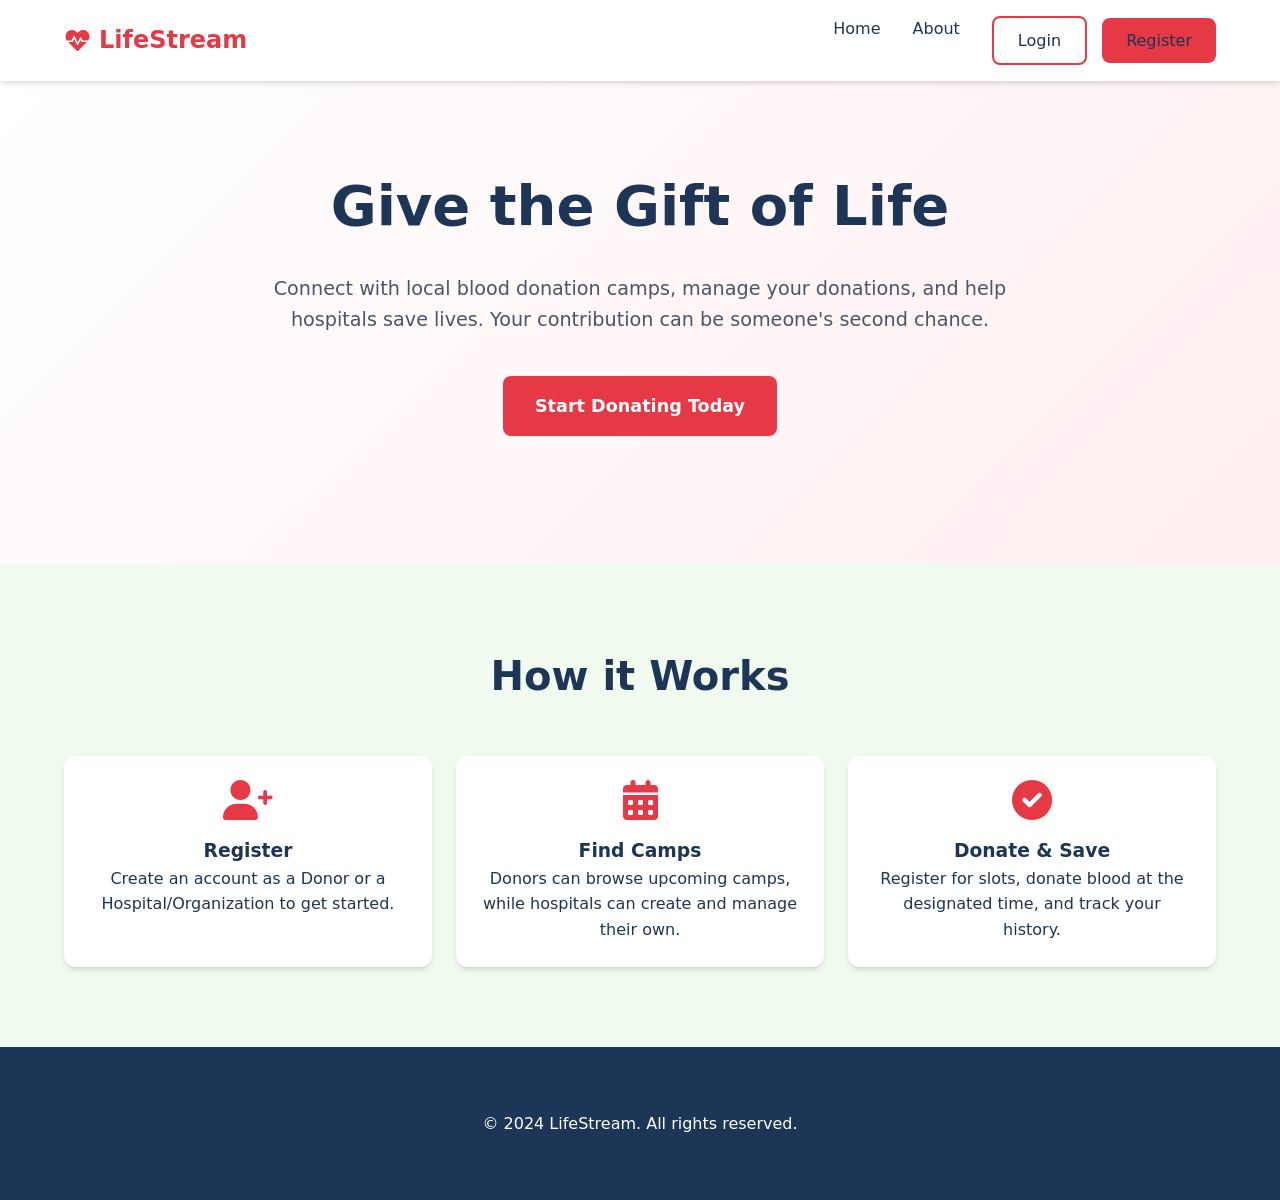
<file: index.html>
<!DOCTYPE html>
<html lang="en">
<head>
    <meta charset="UTF-8">
    <meta name="viewport" content="width=device-width, initial-scale=1.0">
    <title>LifeStream | Blood Donation Management</title>
    <link rel="stylesheet" href="css/style.css">
    <link rel="stylesheet" href="https://cdnjs.cloudflare.com/ajax/libs/font-awesome/6.0.0/css/all.min.css">
</head>
<body>
    <nav>
        <a href="index.html" class="logo">
            <i class="fas fa-heartbeat"></i> LifeStream
        </a>
        <ul class="nav-links">
            <li><a href="index.html">Home</a></li>
            <li><a href="#about">About</a></li>
            <li id="auth-links">
                <a href="login.html" class="btn btn-outline" style="margin-right: 10px;">Login</a>
                <a href="register.html" class="btn btn-primary">Register</a>
            </li>
            <li id="dashboard-link" style="display: none;">
                <a href="#" id="go-to-dashboard" class="btn btn-primary">Dashboard</a>
            </li>
        </ul>
    </nav>

    <section class="hero">
        <h1>Give the Gift of Life</h1>
        <p>Connect with local blood donation camps, manage your donations, and help hospitals save lives. Your contribution can be someone's second chance.</p>
        <div class="cta-buttons">
            <a href="register.html" class="btn btn-primary" style="padding: 1rem 2rem; font-size: 1.1rem;">Start Donating Today</a>
        </div>
    </section>

    <div style="padding: 5rem 5%; text-align: center;" id="about">
        <h2 style="font-size: 2.5rem; margin-bottom: 3rem;">How it Works</h2>
        <div class="card-grid">
            <div class="card">
                <i class="fas fa-user-plus" style="font-size: 2.5rem; color: var(--primary); margin-bottom: 1rem;"></i>
                <h3>Register</h3>
                <p>Create an account as a Donor or a Hospital/Organization to get started.</p>
            </div>
            <div class="card">
                <i class="fas fa-calendar-alt" style="font-size: 2.5rem; color: var(--primary); margin-bottom: 1rem;"></i>
                <h3>Find Camps</h3>
                <p>Donors can browse upcoming camps, while hospitals can create and manage their own.</p>
            </div>
            <div class="card">
                <i class="fas fa-check-circle" style="font-size: 2.5rem; color: var(--primary); margin-bottom: 1rem;"></i>
                <h3>Donate & Save</h3>
                <p>Register for slots, donate blood at the designated time, and track your history.</p>
            </div>
        </div>
    </div>

    <footer style="background: var(--text); color: white; padding: 4rem 5%; text-align: center;">
        <p>&copy; 2024 LifeStream. All rights reserved.</p>
    </footer>

    <script src="js/auth.js"></script>
    <script>
        // Check if user is logged in
        const user = JSON.parse(localStorage.getItem('user'));
        if (user) {
            document.getElementById('auth-links').style.display = 'none';
            document.getElementById('dashboard-link').style.display = 'block';
            document.getElementById('go-to-dashboard').href = user.role === 'donor' ? 'donor/dashboard.html' : 'hospital/dashboard.html';
        }
    </script>
</body>
</html>
</file>
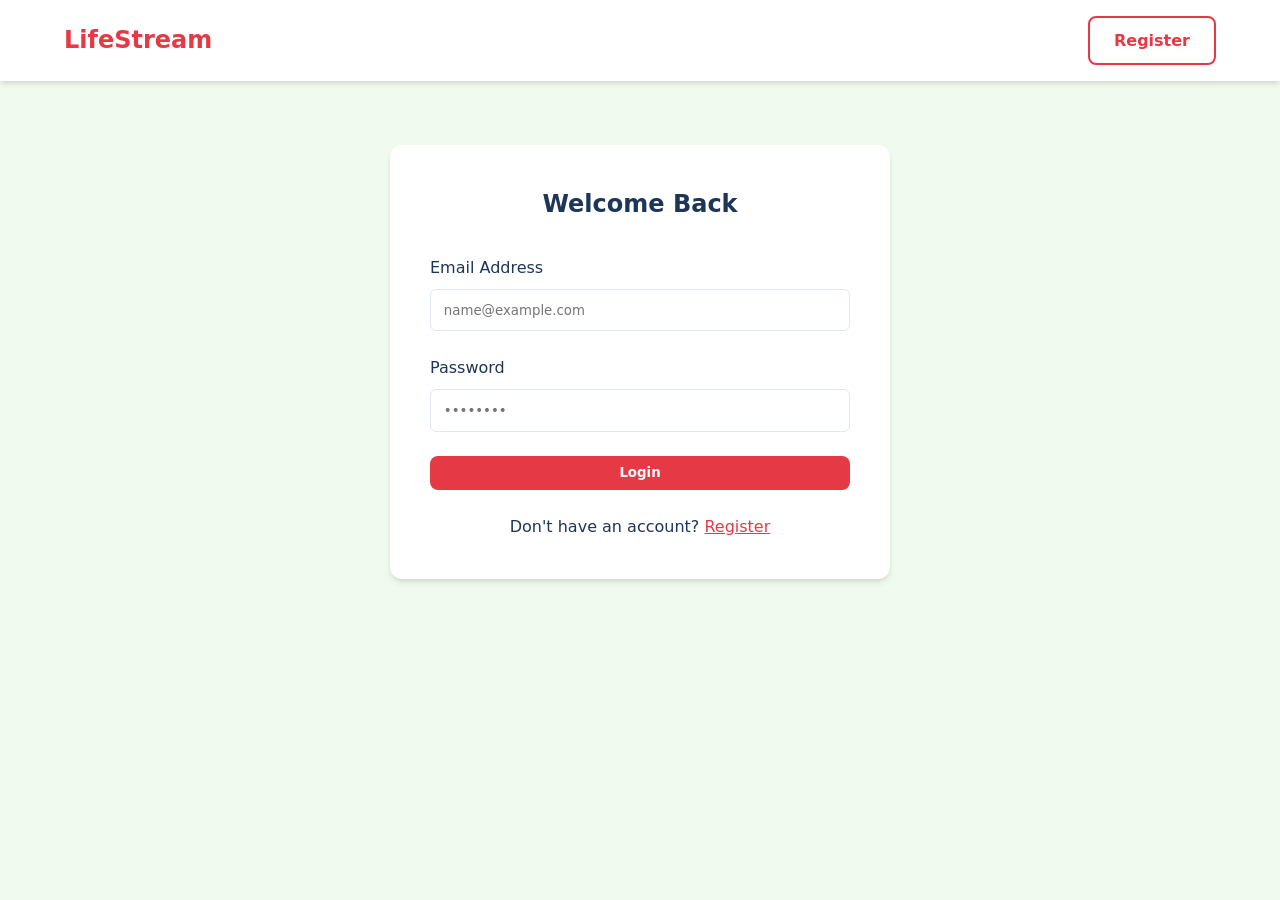
<file: login.html>
<!DOCTYPE html>
<html lang="en">
<head>
    <meta charset="UTF-8">
    <meta name="viewport" content="width=device-width, initial-scale=1.0">
    <title>Login | LifeStream</title>
    <link rel="stylesheet" href="css/style.css">
</head>
<body>
    <nav>
        <a href="index.html" class="logo">LifeStream</a>
        <a href="register.html" class="btn btn-outline">Register</a>
    </nav>

    <div class="form-container">
        <h2 style="margin-bottom: 2rem; text-align: center;">Welcome Back</h2>
        <form id="login-form">
            <div class="form-group">
                <label>Email Address</label>
                <input type="email" id="email" required placeholder="name@example.com">
            </div>
            <div class="form-group">
                <label>Password</label>
                <input type="password" id="password" required placeholder="••••••••">
            </div>
            <div id="error-message" style="color: var(--primary); margin-bottom: 1rem; display: none;"></div>
            <button type="submit" class="btn btn-primary" style="width: 100%;">Login</button>
        </form>
        <p style="margin-top: 1.5rem; text-align: center;">
            Don't have an account? <a href="register.html" style="color: var(--primary);">Register</a>
        </p>
    </div>

    <script src="js/auth.js"></script>
    <script>
        document.getElementById('login-form').addEventListener('submit', async (e) => {
            e.preventDefault();
            const email = document.getElementById('email').value;
            const password = document.getElementById('password').value;
            const errorDiv = document.getElementById('error-message');
            
            errorDiv.style.display = 'none';
            
            const result = await login(email, password);
            if (result.success) {
                window.location.href = result.user.role === 'donor' ? 'donor/dashboard.html' : 'hospital/dashboard.html';
            } else {
                errorDiv.textContent = result.message || 'Login failed';
                errorDiv.style.display = 'block';
            }
        });
    </script>
</body>
</html>
</file>
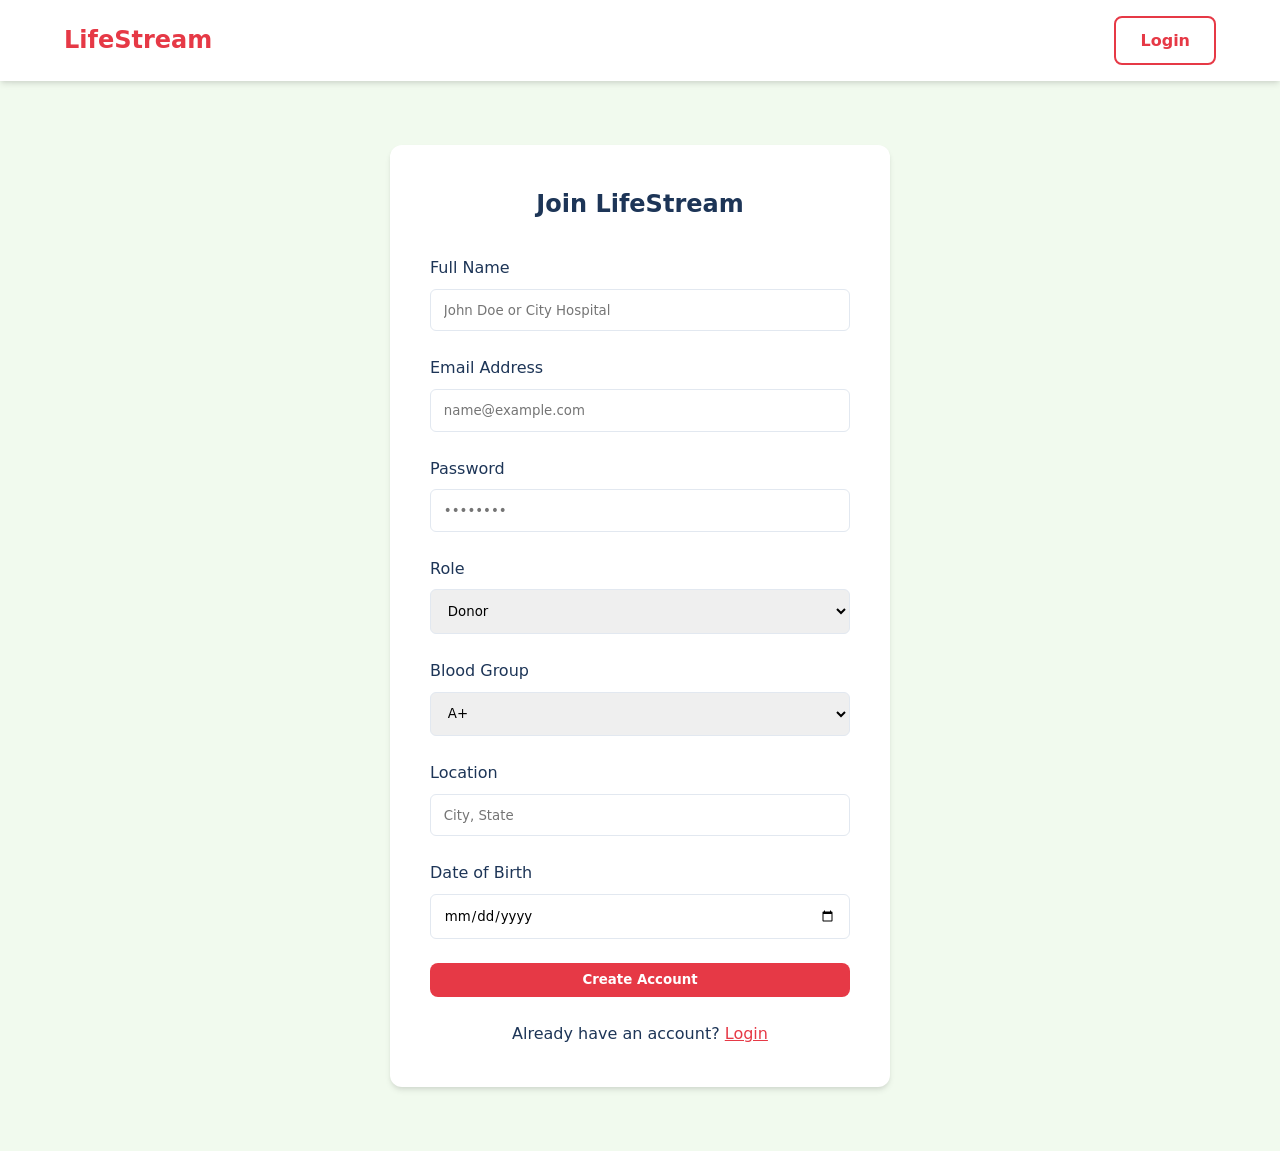
<file: register.html>
<!DOCTYPE html>
<html lang="en">
<head>
    <meta charset="UTF-8">
    <meta name="viewport" content="width=device-width, initial-scale=1.0">
    <title>Register | LifeStream</title>
    <link rel="stylesheet" href="css/style.css">
</head>
<body>
    <nav>
        <a href="index.html" class="logo">LifeStream</a>
        <a href="login.html" class="btn btn-outline">Login</a>
    </nav>

    <div class="form-container">
        <h2 style="margin-bottom: 2rem; text-align: center;">Join LifeStream</h2>
        <form id="register-form">
            <div class="form-group">
                <label>Full Name</label>
                <input type="text" id="name" required placeholder="John Doe or City Hospital">
            </div>
            <div class="form-group">
                <label>Email Address</label>
                <input type="email" id="email" required placeholder="name@example.com">
            </div>
            <div class="form-group">
                <label>Password</label>
                <input type="password" id="password" required placeholder="••••••••">
            </div>
            <div class="form-group">
                <label>Role</label>
                <select id="role" required>
                    <option value="donor">Donor</option>
                    <option value="hospital">Hospital / Organization</option>
                </select>
            </div>
            <div id="donor-fields">
                <div class="form-group">
                    <label>Blood Group</label>
                    <select id="bloodGroup">
                        <option value="A+">A+</option>
                        <option value="A-">A-</option>
                        <option value="B+">B+</option>
                        <option value="B-">B-</option>
                        <option value="O+">O+</option>
                        <option value="O-">O-</option>
                        <option value="AB+">AB+</option>
                        <option value="AB-">AB-</option>
                    </select>
                </div>
            </div>
            <div class="form-group">
                <label>Location</label>
                <input type="text" id="location" required placeholder="City, State">
            </div>
            <div class="form-group">
                <label>Date of Birth</label>
                <input type="date" id="dob" required>
            </div>
            <div id="error-message" style="color: var(--primary); margin-bottom: 1rem; display: none;"></div>
            <button type="submit" class="btn btn-primary" style="width: 100%;">Create Account</button>
        </form>
        <p style="margin-top: 1.5rem; text-align: center;">
            Already have an account? <a href="login.html" style="color: var(--primary);">Login</a>
        </p>
    </div>

    <script src="js/auth.js"></script>
    <script>
        const roleSelect = document.getElementById('role');
        const donorFields = document.getElementById('donor-fields');

        roleSelect.addEventListener('change', () => {
            donorFields.style.display = roleSelect.value === 'donor' ? 'block' : 'none';
        });

        document.getElementById('register-form').addEventListener('submit', async (e) => {
            e.preventDefault();
            const userData = {
                name: document.getElementById('name').value,
                email: document.getElementById('email').value,
                password: document.getElementById('password').value,
                role: roleSelect.value,
                location: document.getElementById('location').value,
                dateOfBirth: document.getElementById('dob').value
            };

            if (userData.role === 'donor') {
                userData.bloodGroup = document.getElementById('bloodGroup').value;
            }

            const result = await register(userData);
            if (result.success) {
                window.location.href = result.user.role === 'donor' ? 'donor/dashboard.html' : 'hospital/dashboard.html';
            } else {
                const errorDiv = document.getElementById('error-message');
                errorDiv.textContent = result.message || 'Registration failed';
                errorDiv.style.display = 'block';
            }
        });
    </script>
</body>
</html>
</file>
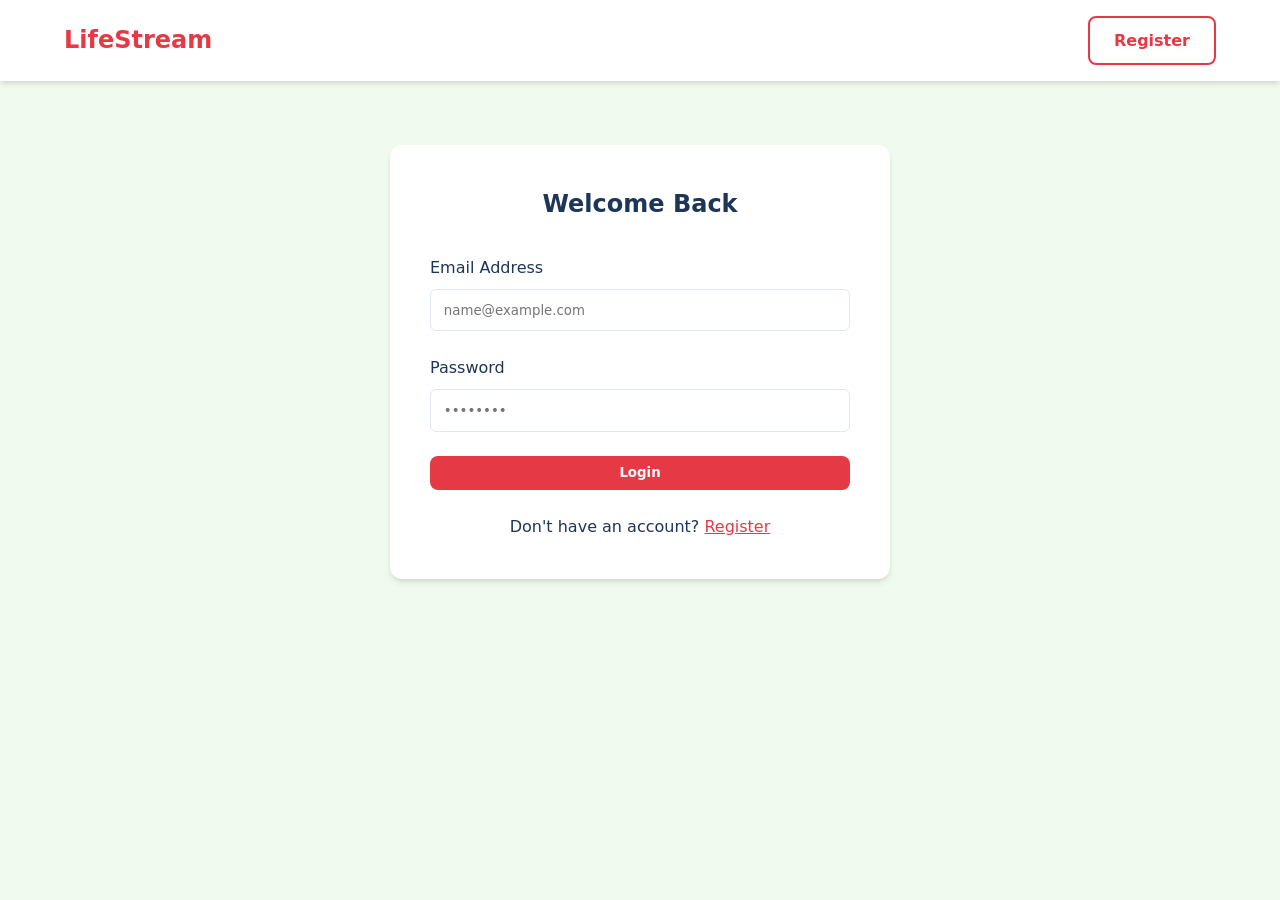
<file: donor/dashboard.html>
<!DOCTYPE html>
<html lang="en">
<head>
    <meta charset="UTF-8">
    <meta name="viewport" content="width=device-width, initial-scale=1.0">
    <title>Donor Dashboard | LifeStream</title>
    <link rel="stylesheet" href="../css/style.css">
    <link rel="stylesheet" href="https://cdnjs.cloudflare.com/ajax/libs/font-awesome/6.0.0/css/all.min.css">
</head>
<body>
    <nav>
        <a href="../index.html" class="logo"><i class="fas fa-heartbeat"></i> LifeStream</a>
        <div>
            <span id="user-name" style="margin-right: 1rem; font-weight: 600;"></span>
            <button onclick="logout()" class="btn btn-outline" style="padding: 0.4rem 1rem;">Logout</button>
        </div>
    </nav>

    <div class="dashboard">
        <aside class="sidebar">
            <ul>
                <li class="active" onclick="showTab('camps-tab', this)"><i class="fas fa-calendar-check"></i> Available Camps</li>
                <li onclick="showTab('bookings-tab', this)"><i class="fas fa-history"></i> My Donations</li>
                <li onclick="showTab('profile-tab', this)"><i class="fas fa-user"></i> Profile</li>
            </ul>
        </aside>

        <main class="content">
            <!-- Available Camps Tab -->
            <section id="camps-tab" class="tab-content">
                <div style="display: flex; justify-content: space-between; align-items: center; margin-bottom: 2rem;">
                    <h2>Find Donation Camps</h2>
                    <div style="display: flex; gap: 1rem;">
                        <input type="text" id="search-location" placeholder="Filter by Location" style="padding: 0.6rem; border-radius: 6px; border: 1px solid #ddd;">
                        <button onclick="loadCamps()" class="btn btn-primary">Search</button>
                    </div>
                </div>
                <div id="camps-list" class="card-grid">
                    <!-- Camps will be loaded here -->
                </div>
            </section>

            <!-- My Bookings Tab -->
            <section id="bookings-tab" class="tab-content" style="display: none;">
                <h2 style="margin-bottom: 2rem;">My Donation History</h2>
                <table>
                    <thead>
                        <tr>
                            <th>Camp</th>
                            <th>Date</th>
                            <th>Location</th>
                            <th>Status</th>
                        </tr>
                    </thead>
                    <tbody id="bookings-list">
                        <!-- Bookings will be loaded here -->
                    </tbody>
                </table>
            </section>

            <!-- Profile Tab -->
            <section id="profile-tab" class="tab-content" style="display: none;">
                <h2 style="margin-bottom: 2rem;">My Profile</h2>
                <div class="card" style="max-width: 500px;">
                    <div id="profile-info">
                        <!-- Profile info will be loaded here -->
                    </div>
                </div>
            </section>
        </main>
    </div>

    <script src="../js/auth.js"></script>
    <script src="../js/donor.js"></script>
    <script>
        const user = checkAuth('donor');
        if (user) {
            document.getElementById('user-name').textContent = `Hello, ${user.name}`;
            loadCamps();
            loadProfile();
        }

        function showTab(tabId, el) {
            document.querySelectorAll('.tab-content').forEach(tab => tab.style.display = 'none');
            document.getElementById(tabId).style.display = 'block';
            document.querySelectorAll('.sidebar li').forEach(li => li.classList.remove('active'));
            el.classList.add('active');
            
            if (tabId === 'bookings-tab') loadBookings();
        }
    </script>
</body>
</html>
</file>
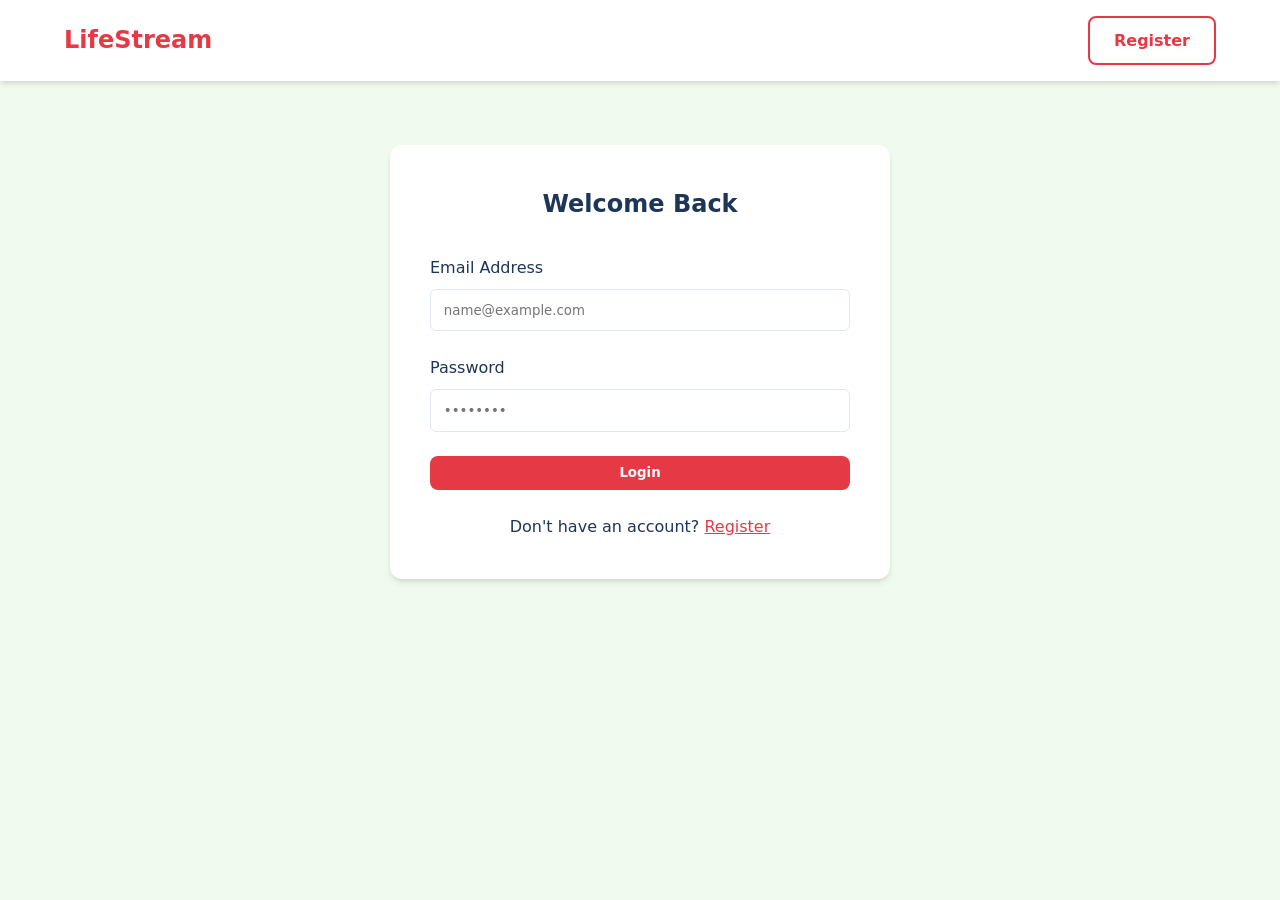
<file: hospital/dashboard.html>
<!DOCTYPE html>
<html lang="en">
<head>
    <meta charset="UTF-8">
    <meta name="viewport" content="width=device-width, initial-scale=1.0">
    <title>Hospital Dashboard | LifeStream</title>
    <link rel="stylesheet" href="../css/style.css">
    <link rel="stylesheet" href="https://cdnjs.cloudflare.com/ajax/libs/font-awesome/6.0.0/css/all.min.css">
</head>
<body>
    <nav>
        <a href="../index.html" class="logo"><i class="fas fa-heartbeat"></i> LifeStream</a>
        <div>
            <span id="user-name" style="margin-right: 1rem; font-weight: 600;"></span>
            <button onclick="logout()" class="btn btn-outline" style="padding: 0.4rem 1rem;">Logout</button>
        </div>
    </nav>

    <div class="dashboard">
        <aside class="sidebar">
            <ul>
                <li class="active" onclick="showTab('manage-camps-tab', this)"><i class="fas fa-tasks"></i> Manage Camps</li>
                <li onclick="showTab('create-camp-tab', this)"><i class="fas fa-plus-circle"></i> Create Camp</li>
                <li onclick="showTab('requests-tab', this)"><i class="fas fa-ambulance"></i> Blood Requests</li>
            </ul>
        </aside>

        <main class="content">
            <!-- Manage Camps Tab -->
            <section id="manage-camps-tab" class="tab-content">
                <h2 style="margin-bottom: 2rem;">My Camps</h2>
                <div id="hospital-camps-list" class="card-grid">
                    <!-- Camps will be loaded here -->
                </div>

                <!-- Donors Modal/Section (Hidden initially) -->
                <div id="donors-section" style="display: none; margin-top: 3rem;">
                    <h3 id="donors-title">Donors for Camp</h3>
                    <table>
                        <thead>
                            <tr>
                                <th>Name</th>
                                <th>Blood Group</th>
                                <th>Status</th>
                                <th>Actions</th>
                            </tr>
                        </thead>
                        <tbody id="camp-donors-list">
                            <!-- Donors will be loaded here -->
                        </tbody>
                    </table>
                </div>
            </section>

            <!-- Create Camp Tab -->
            <section id="create-camp-tab" class="tab-content" style="display: none;">
                <h2 style="margin-bottom: 2rem;">Organize a New Camp</h2>
                <div class="card" style="max-width: 600px;">
                    <form id="create-camp-form">
                        <div class="form-group">
                            <label>Camp Title</label>
                            <input type="text" id="camp-title" required placeholder="e.g. Annual Blood Drive">
                        </div>
                        <div class="form-group">
                            <label>Location</label>
                            <input type="text" id="camp-location" required placeholder="Full Address">
                        </div>
                        <div class="form-group">
                            <label>Date</label>
                            <input type="date" id="camp-date" required>
                        </div>
                        <div class="form-group">
                            <label>Max Donors</label>
                            <input type="number" id="camp-max" required value="50">
                        </div>
                        <div class="form-group">
                            <label>Required Blood Groups (comma separated)</label>
                            <input type="text" id="camp-groups" value="A+, A-, B+, B-, O+, O-, AB+, AB-">
                        </div>
                        <button type="submit" class="btn btn-primary" style="width: 100%;">Create Camp</button>
                    </form>
                </div>
            </section>

            <!-- Requests Tab -->
            <section id="requests-tab" class="tab-content" style="display: none;">
                <h2 style="margin-bottom: 2rem;">Raise Blood Request</h2>
                <div class="card" style="max-width: 500px; margin-bottom: 2rem;">
                    <form id="raise-request-form">
                        <div class="form-group">
                            <label>Blood Group</label>
                            <select id="req-group">
                                <option value="A+">A+</option>
                                <option value="A-">A-</option>
                                <option value="B+">B+</option>
                                <option value="B-">B-</option>
                                <option value="O+">O+</option>
                                <option value="O-">O-</option>
                                <option value="AB+">AB+</option>
                                <option value="AB-">AB-</option>
                            </select>
                        </div>
                        <div class="form-group">
                            <label>Quantity (Units)</label>
                            <input type="number" id="req-qty" required value="1">
                        </div>
                        <button type="submit" class="btn btn-primary" style="width: 100%;">Post Request</button>
                    </form>
                </div>
            </section>
        </main>
    </div>

    <script src="../js/auth.js"></script>
    <script src="../js/hospital.js"></script>
    <script>
        const user = checkAuth('hospital');
        if (user) {
            document.getElementById('user-name').textContent = user.name;
            loadHospitalCamps();
        }

        function showTab(tabId, el) {
            document.querySelectorAll('.tab-content').forEach(tab => tab.style.display = 'none');
            document.getElementById(tabId).style.display = 'block';
            document.querySelectorAll('.sidebar li').forEach(li => li.classList.remove('active'));
            el.classList.add('active');
            
            if (tabId === 'manage-camps-tab') {
                loadHospitalCamps();
                document.getElementById('donors-section').style.display = 'none';
            }
        }
    </script>
</body>
</html>
</file>
<file: css/style.css>
:root {
    --primary: #e63946;
    --secondary: #457b9d;
    --accent: #a8dadc;
    --background: #f1faee;
    --text: #1d3557;
    --white: #ffffff;
    --shadow: 0 4px 6px -1px rgba(0, 0, 0, 0.1), 0 2px 4px -1px rgba(0, 0, 0, 0.06);
    --transition: all 0.3s ease;
}

* {
    margin: 0;
    padding: 0;
    box-sizing: border-box;
    font-family: 'Inter', system-ui, -apple-system, sans-serif;
}

body {
    background-color: var(--background);
    color: var(--text);
    line-height: 1.6;
}

/* Navbar */
nav {
    background: var(--white);
    padding: 1rem 5%;
    display: flex;
    justify-content: space-between;
    align-items: center;
    box-shadow: var(--shadow);
    position: sticky;
    top: 0;
    z-index: 1000;
}

.logo {
    font-size: 1.5rem;
    font-weight: 800;
    color: var(--primary);
    display: flex;
    align-items: center;
    gap: 0.5rem;
    text-decoration: none;
}

.nav-links {
    display: flex;
    gap: 2rem;
    list-style: none;
}

.nav-links a {
    text-decoration: none;
    color: var(--text);
    font-weight: 500;
    transition: var(--transition);
}

.nav-links a:hover {
    color: var(--primary);
}

.btn {
    padding: 0.6rem 1.5rem;
    border-radius: 8px;
    font-weight: 600;
    cursor: pointer;
    transition: var(--transition);
    border: none;
    text-decoration: none;
    display: inline-block;
}

.btn-primary {
    background: var(--primary);
    color: var(--white);
}

.btn-primary:hover {
    background: #d62828;
    transform: translateY(-2px);
}

.btn-outline {
    border: 2px solid var(--primary);
    color: var(--primary);
}

.btn-outline:hover {
    background: var(--primary);
    color: var(--white);
}

/* Hero Section */
.hero {
    padding: 5rem 5% 8rem;
    text-align: center;
    background: linear-gradient(135deg, #fff 0%, #ffeef0 100%);
}

.hero h1 {
    font-size: 3.5rem;
    margin-bottom: 1.5rem;
    color: var(--text);
}

.hero p {
    font-size: 1.2rem;
    max-width: 800px;
    margin: 0 auto 2.5rem;
    color: #4a5568;
}

/* Forms */
.form-container {
    max-width: 500px;
    margin: 4rem auto;
    background: var(--white);
    padding: 2.5rem;
    border-radius: 12px;
    box-shadow: var(--shadow);
}

.form-group {
    margin-bottom: 1.5rem;
}

.form-group label {
    display: block;
    margin-bottom: 0.5rem;
    font-weight: 500;
}

.form-group input, .form-group select, .form-group textarea {
    width: 100%;
    padding: 0.8rem;
    border: 1px solid #e2e8f0;
    border-radius: 6px;
    outline: none;
}

.form-group input:focus {
    border-color: var(--primary);
}

/* Dashboard Layout */
.dashboard {
    padding: 2rem 5%;
    display: grid;
    grid-template-columns: 250px 1fr;
    gap: 2rem;
}

@media (max-width: 768px) {
    .dashboard {
        grid-template-columns: 1fr;
    }
}

.sidebar {
    background: var(--white);
    padding: 1.5rem;
    border-radius: 12px;
    box-shadow: var(--shadow);
    height: fit-content;
}

.sidebar ul {
    list-style: none;
}

.sidebar li {
    padding: 0.8rem 1rem;
    border-radius: 6px;
    margin-bottom: 0.5rem;
    cursor: pointer;
    transition: var(--transition);
}

.sidebar li:hover, .sidebar li.active {
    background: var(--accent);
    color: var(--secondary);
}

.card-grid {
    display: grid;
    grid-template-columns: repeat(auto-fill, minmax(300px, 1fr));
    gap: 1.5rem;
}

.card {
    background: var(--white);
    padding: 1.5rem;
    border-radius: 12px;
    box-shadow: var(--shadow);
    transition: var(--transition);
}

.card:hover {
    transform: translateY(-5px);
}

.badge {
    padding: 0.2rem 0.8rem;
    border-radius: 20px;
    font-size: 0.8rem;
    font-weight: 600;
}

.badge-pending { background: #fef3c7; color: #92400e; }
.badge-approved { background: #d1fae5; color: #065f46; }
.badge-donated { background: #dbeafe; color: #1e40af; }

/* Tables */
table {
    width: 100%;
    border-collapse: collapse;
    margin-top: 1rem;
    background: white;
    border-radius: 8px;
    overflow: hidden;
}

th, td {
    padding: 1rem;
    text-align: left;
    border-bottom: 1px solid #edf2f7;
}

th {
    background: #f7fafc;
    font-weight: 600;
}

tr:last-child td {
    border-bottom: none;
}
</file>
